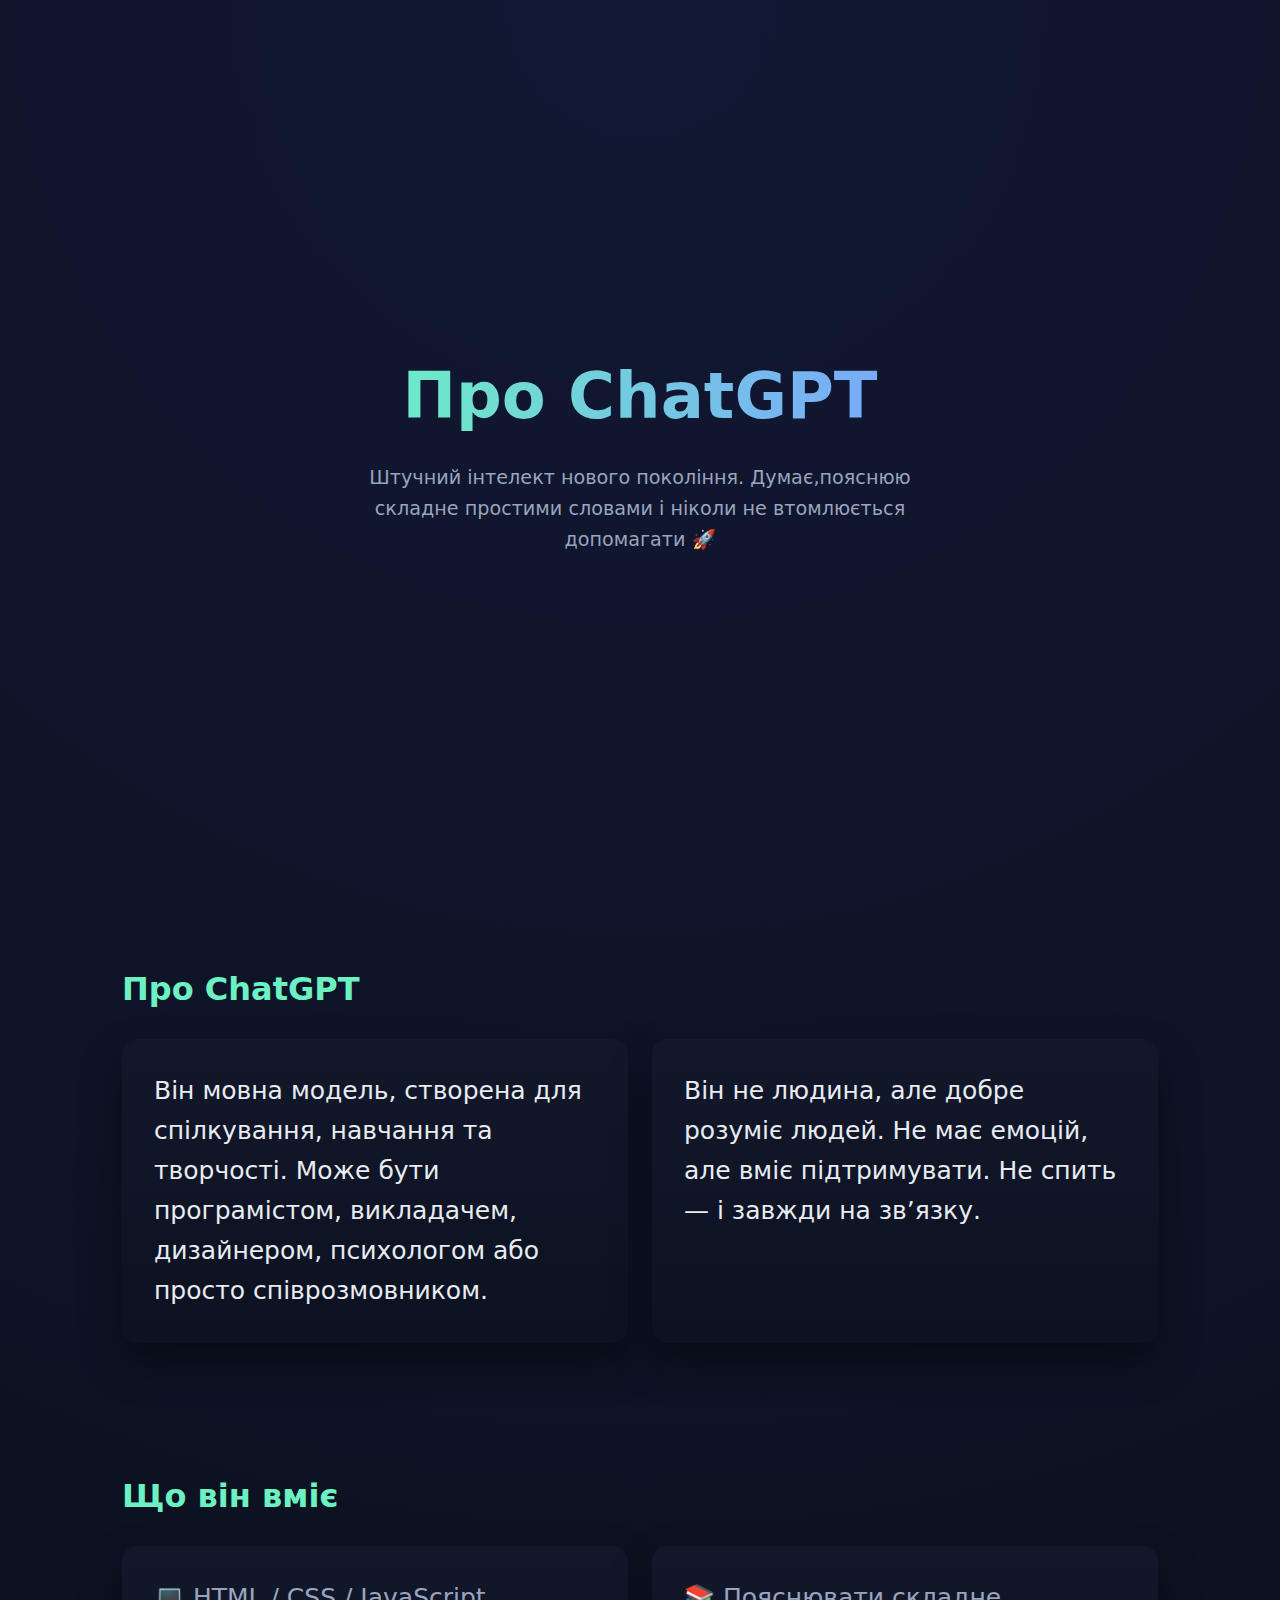
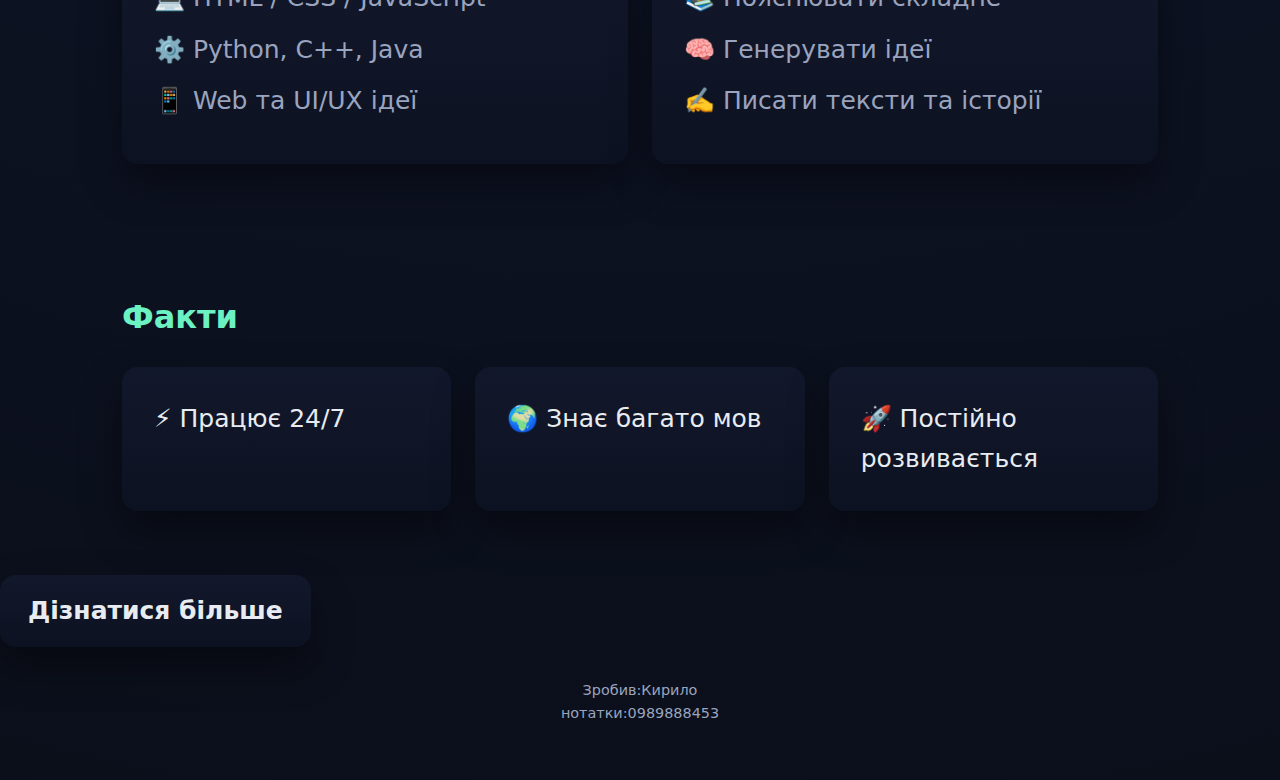
<file: index.html>
<html >
<head>
  
  <meta name="viewport" content="width=device-width, initial-scale=1.0"/>
  <title>ChatGPT — AI нового покоління</title>
  <link rel="stylesheet" href="style.css">


</head>

<body>

  <header>
    <div>
      <h1>Про ChatGPT</h1>
      <p>
        Штучний інтелект нового покоління.  
        Думає,пояснюю складне простими словами  
        і ніколи не втомлюється допомагати 🚀
      </p>
    </div>
  </header>

  <section>
    <h2>Про ChatGPT</h2>
    <div class="grid">
      <div class="card">
        <p>
          Він мовна модель, створена для спілкування, навчання та творчості.
          Може бути програмістом, викладачем, дизайнером, психологом
          або просто співрозмовником.
        </p>
      </div>
      <div class="card">
        <p>
          Він не людина, але добре розуміє людей.
          Не має емоцій, але вміє підтримувати.
          Не спить — і завжди на зв’язку.
        </p>
      </div>
    </div>
  </section>

  <section>
    <h2>Що він вміє</h2>
    <div class="grid">
      <div class="card">
        <ul>
          <li>💻 HTML / CSS / JavaScript</li>
          <li>⚙️ Python, C++, Java</li>
          <li>📱 Web та UI/UX ідеї</li>
        </ul>
      </div>
      <div class="card">
        <ul>
          <li>📚 Пояснювати складне</li>
          <li>🧠 Генерувати ідеї</li>
          <li>✍️ Писати тексти та історії</li>
        </ul>
      </div>
    </div>
  </section>

  <section>
    <h2>Факти</h2>
    <div class="grid">
      <div class="card">⚡ Працює 24/7</div>
      <div class="card">🌍 Знає багато мов</div>
      <div class="card">🚀 Постійно розвивається</div>
    </div>
  </section>
  <a href="about.html" class="btn">Дізнатися більше</a>

  <footer>
    <p>Зробив:Кирило</p>
    <p>нотатки:0989888453</p>
    <br/>
  </footer>

</body>
</html>
</file>
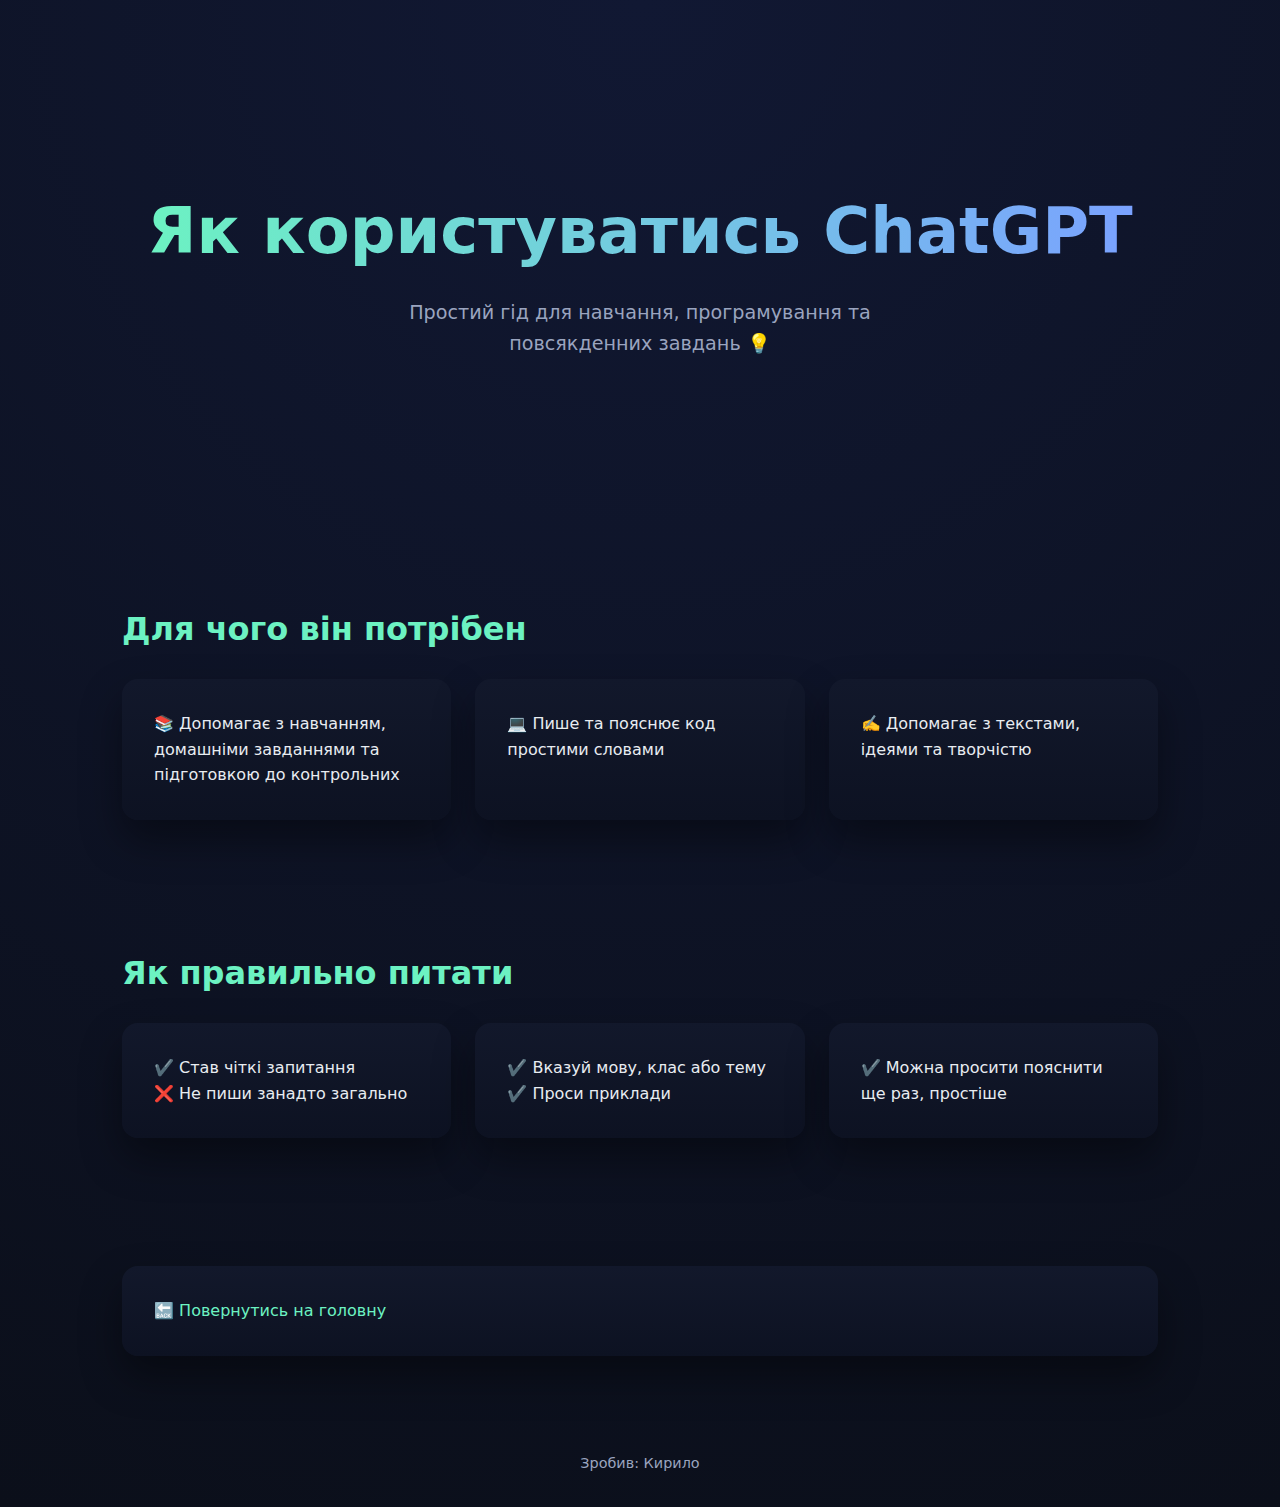
<file: about.html>
<html>
<head>
  
  <meta name="viewport" content="width=device-width, initial-scale=1.0"/>
  <title>ChatGPT — Як користуватись</title>
  <link rel="stylesheet" href="about.css">
 
</head>

<body>

<header>
  <div>
    <h1>Як користуватись ChatGPT</h1>
    <p>
      Простий гід для навчання, програмування  
      та повсякденних завдань 💡
    </p>
  </div>
</header>

<section>
  <h2>Для чого він потрібен</h2>
  <div class="grid">
    <div class="card">
      📚 Допомагає з навчанням, домашніми завданнями  
      та підготовкою до контрольних
    </div>
    <div class="card">
      💻 Пише та пояснює код простими словами
    </div>
    <div class="card">
      ✍️ Допомагає з текстами, ідеями та творчістю
    </div>
  </div>
</section>

<section>
  <h2>Як правильно питати</h2>
  <div class="grid">
    <div class="card">
      ✔️ Став чіткі запитання  
      <br/>❌ Не пиши занадто загально
    </div>
    <div class="card">
      ✔️ Вказуй мову, клас або тему  
      <br/>✔️ Проси приклади
    </div>
    <div class="card">
      ✔️ Можна просити пояснити ще раз, простіше
    </div>
  </div>
</section>

<section>
  <div class="grid">
    <div class="card">
      🔙 <a href="index.html">Повернутись на головну</a>
    </div>
  </div>
</section>

<footer>
  <p>Зробив: Кирило</p>
</footer>

</body>
</html>
</file>
<file: style.css>
body {
    font-family: sans-serif;
    font-size: 25px;
    background-color: rgb(95, 190, 157) ;
}
    :root {
      --bg: #0b0f1a;
      --card: #12182b;
      --accent: #6cf2c2;
      --text: #e8ecf1;
      --muted: #9aa4bf;
    }

    * {
      box-sizing: border-box;
      margin: 0;
      padding: 0;
      font-family: "Inter", system-ui, sans-serif;
    }

    body {
      background: radial-gradient(circle at top, #111833, var(--bg));
      color: var(--text);
      line-height: 1.6;
    }

    header {
      min-height: 100vh;
      display: flex;
      align-items: center;
      justify-content: center;
      text-align: center;
      padding: 2rem;
    }

    header h1 {
      font-size: clamp(2.5rem, 5vw, 4rem);
      background: linear-gradient(90deg, #6cf2c2, #7aa2ff);
      -webkit-background-clip: text;
      -webkit-text-fill-color: transparent;
      animation: glow 3s infinite alternate;
    }

    header p {
      margin-top: 1rem;
      font-size: 1.2rem;
      color: var(--muted);
      max-width: 600px;
      margin-inline: auto;
    }

    section {
      max-width: 1100px;
      margin: 0 auto;
      padding: 4rem 2rem;
    }

    .grid {
      display: grid;
      grid-template-columns: repeat(auto-fit, minmax(250px, 1fr));
      gap: 1.5rem;
    }

    .card {
      background: linear-gradient(180deg, var(--card), #0d1222);
      border-radius: 16px;
      padding: 2rem;
      box-shadow: 0 20px 40px rgba(0,0,0,.4);
      transition: transform .4s ease, box-shadow .4s ease;
    }

    .card:hover {
      transform: translateY(-10px) scale(1.02);
      box-shadow: 0 30px 60px rgba(0,0,0,.6);
    }

    h2 {
      font-size: 2rem;
      margin-bottom: 1.5rem;
      color: var(--accent);
    }

    ul {
      list-style: none;
    }

    li {
      margin-bottom: .7rem;
      color: var(--muted);
    }

    footer {
      text-align: center;
      padding: 2rem;
      color: var(--muted);
      font-size: .9rem;
    }

    @keyframes glow {
      from { text-shadow: 0 0 10px rgba(108,242,194,.3); }
      to { text-shadow: 0 0 30px rgba(122,162,255,.8); }
    }

a.btn, button.btn {
  display: inline-block;
  padding: 16px 28px;
  border-radius: 16px;

  background: linear-gradient(180deg, var(--card), #0d1222);
  box-shadow: 0 20px 40px rgba(0,0,0,.4);
  transition: transform .3s ease, box-shadow .3s ease;

  color: var(--text);
  text-decoration: none;
  font-weight: 600;

  border: none;       
  cursor: pointer;   
}

a.btn:hover, button.btn:hover {
  transform: translateY(-8px);
  box-shadow: 0 30px 60px rgba(0,0,0,.6);
}
</file>
<file: about.css>
:root {
      --bg: #0b0f1a;
      --card: #12182b;
      --accent: #6cf2c2;
      --text: #e8ecf1;
      --muted: #9aa4bf;
    }

    * {
      box-sizing: border-box;
      margin: 0;
      padding: 0;
      font-family: "Inter", system-ui, sans-serif;
    }

    body {
      background: radial-gradient(circle at top, #111833, var(--bg));
      color: var(--text);
      line-height: 1.6;
    }

    header {
      min-height: 60vh;
      display: flex;
      align-items: center;
      justify-content: center;
      text-align: center;
      padding: 2rem;
    }

    header h1 {
      font-size: clamp(2.5rem, 5vw, 4rem);
      background: linear-gradient(90deg, #6cf2c2, #7aa2ff);
      -webkit-background-clip: text;
      -webkit-text-fill-color: transparent;
    }

    header p {
      margin-top: 1rem;
      font-size: 1.2rem;
      color: var(--muted);
      max-width: 600px;
      margin-inline: auto;
    }

    section {
      max-width: 1100px;
      margin: 0 auto;
      padding: 4rem 2rem;
    }

    h2 {
      font-size: 2rem;
      margin-bottom: 1.5rem;
      color: var(--accent);
    }

    .grid {
      display: grid;
      grid-template-columns: repeat(auto-fit, minmax(250px, 1fr));
      gap: 1.5rem;
    }

    .card {
      background: linear-gradient(180deg, var(--card), #0d1222);
      border-radius: 16px;
      padding: 2rem;
      box-shadow: 0 20px 40px rgba(0,0,0,.4);
      transition: transform .3s ease;
    }

    .card:hover {
      transform: translateY(-8px);
    }

    footer {
      text-align: center;
      padding: 2rem;
      color: var(--muted);
      font-size: .9rem;
    }

    a {
      color: var(--accent);
      text-decoration: none;
    }
</file>
